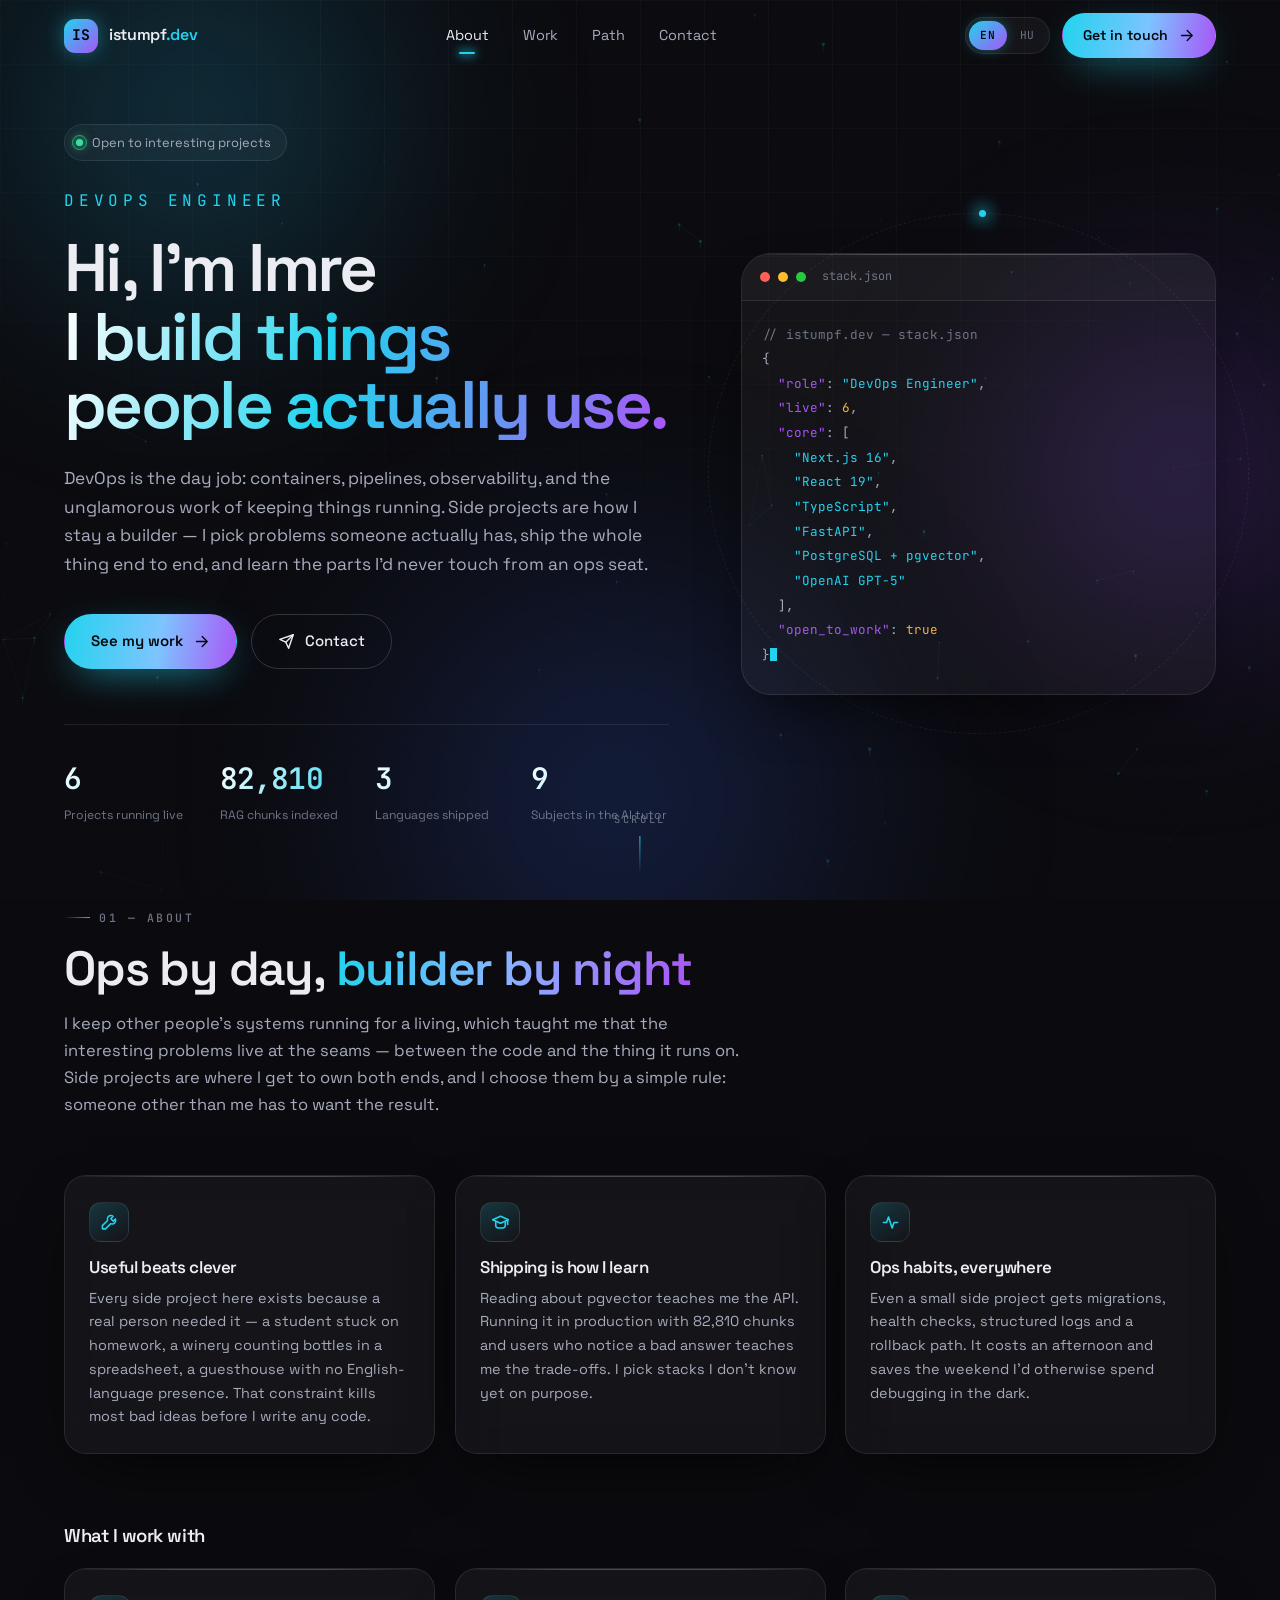
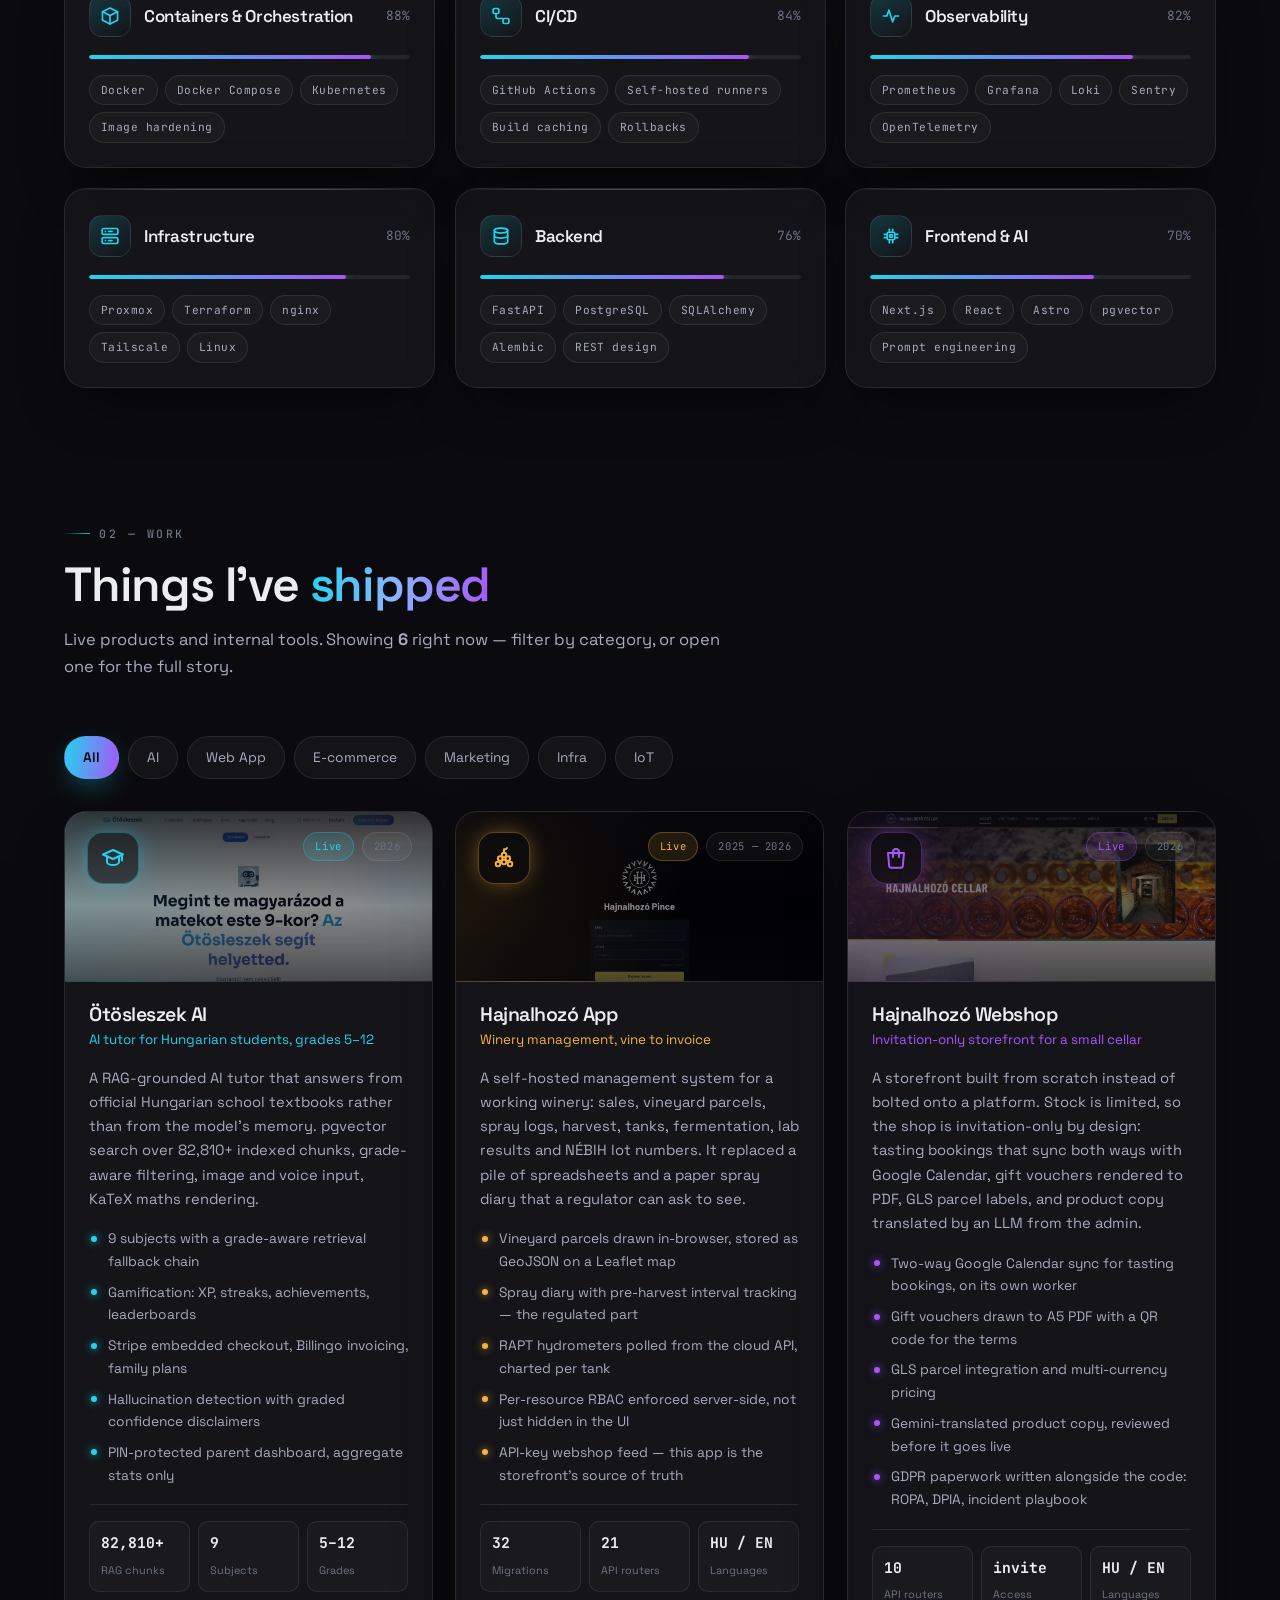
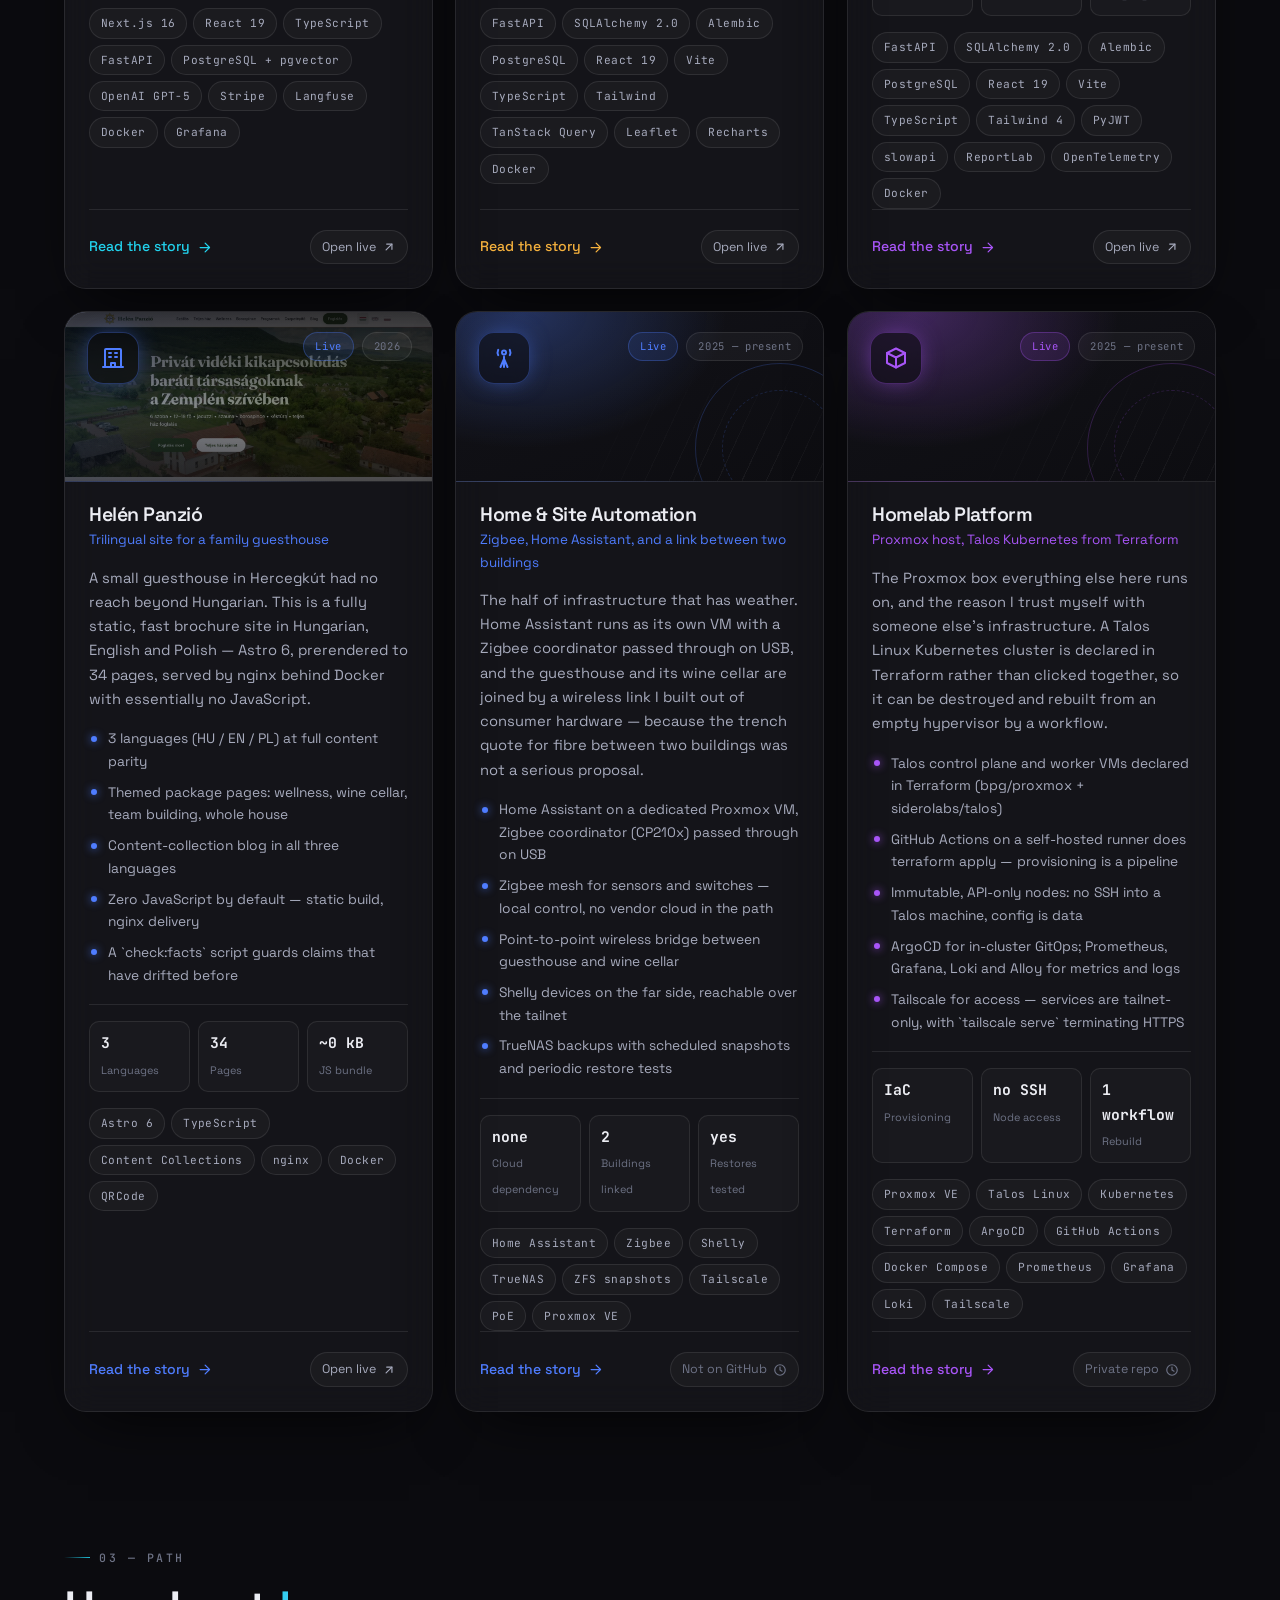
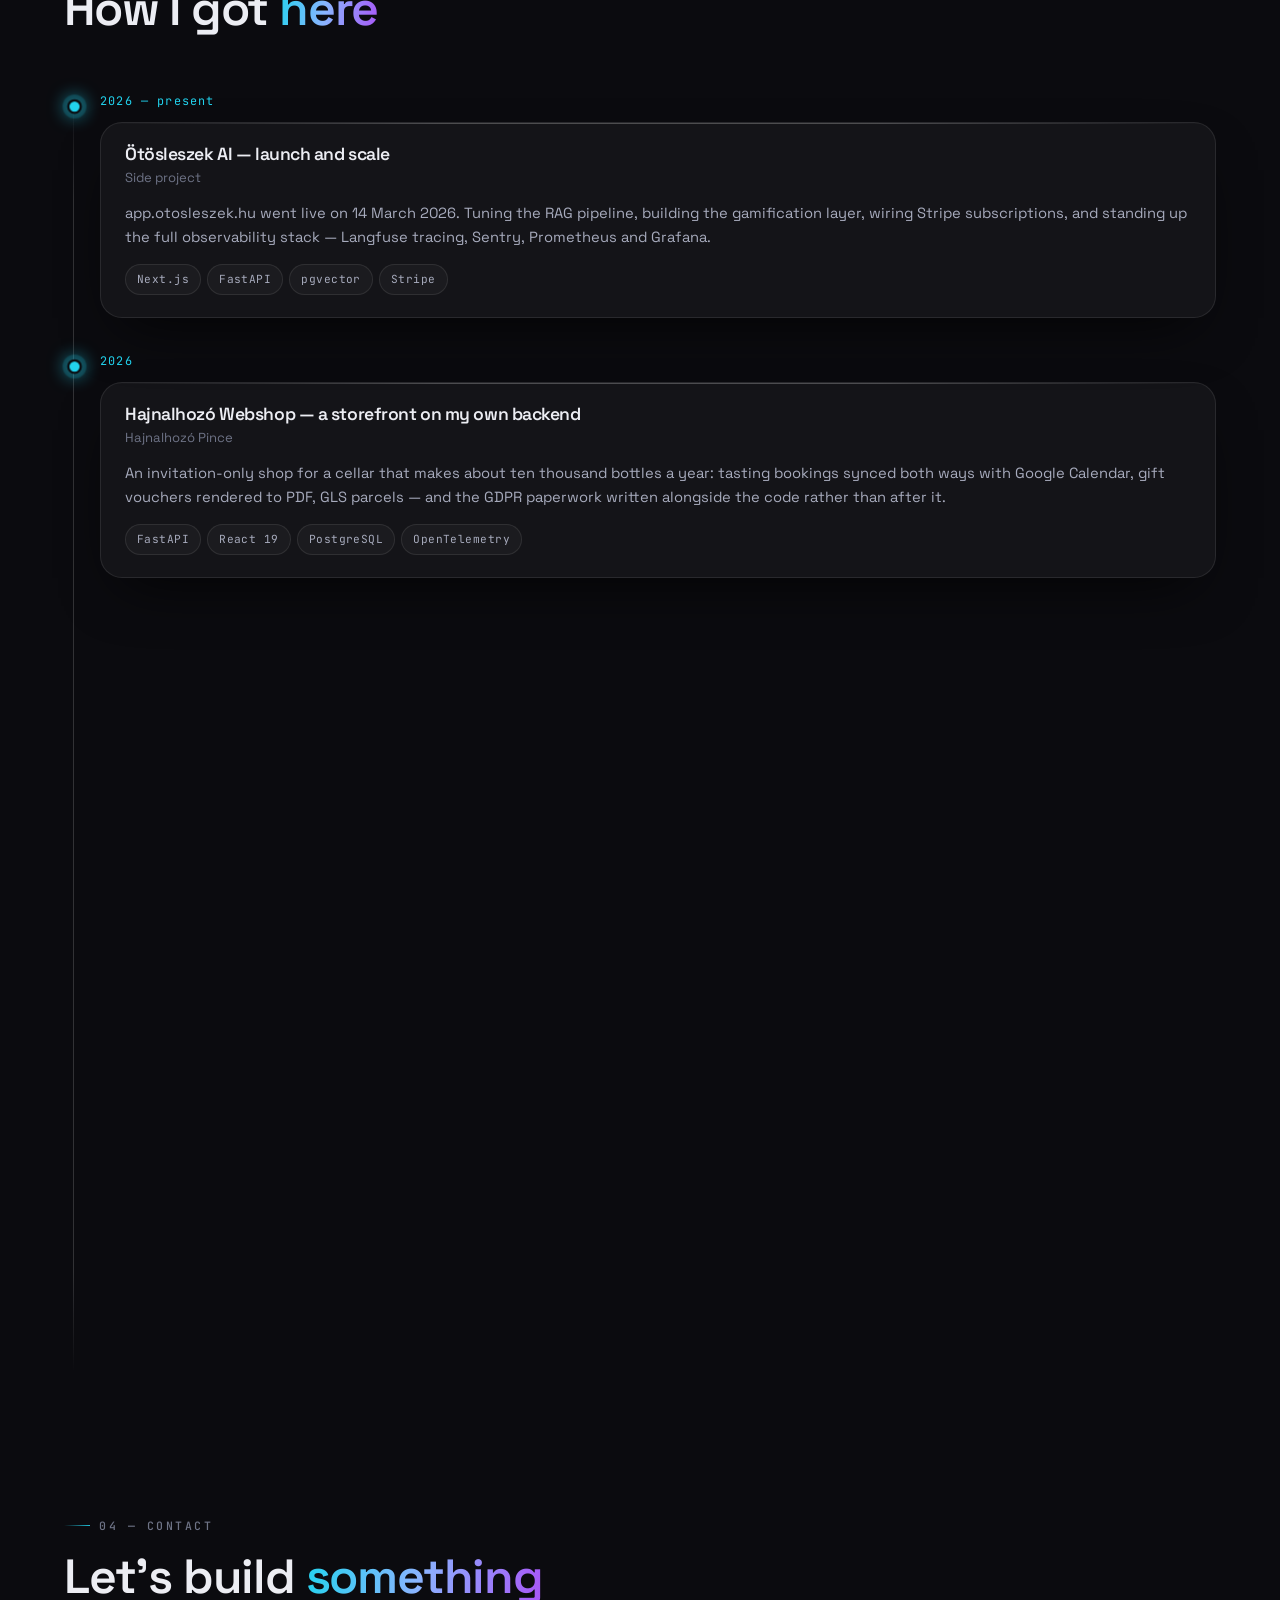
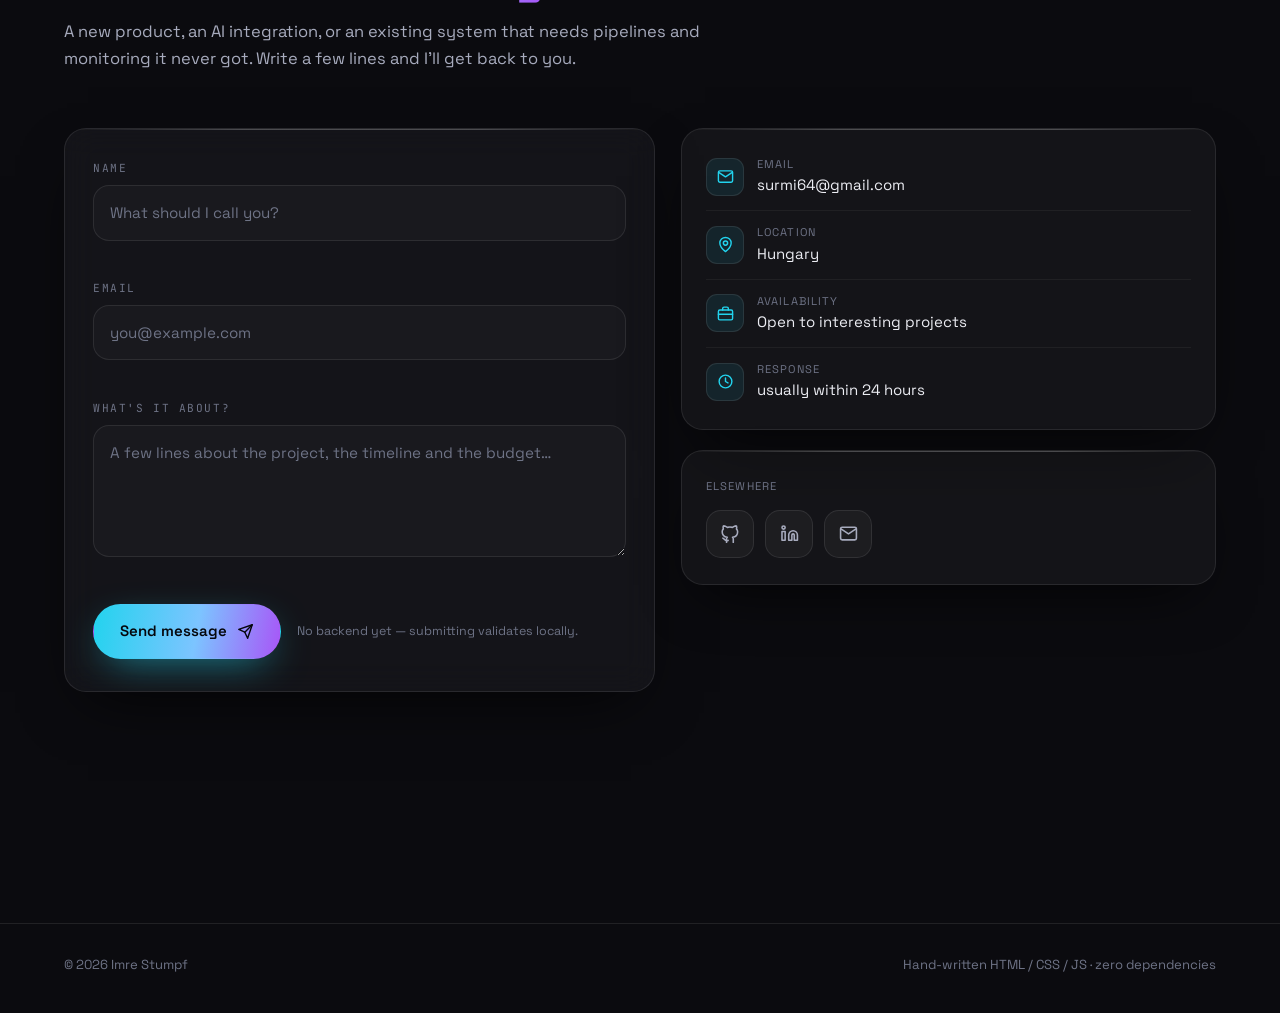
<file: index.html>
<!doctype html>
<html lang="en">
<head>
<meta charset="utf-8">
<meta name="viewport" content="width=device-width, initial-scale=1">
<meta name="color-scheme" content="dark">
<title>Imre Stumpf — DevOps Engineer</title>
<meta name="description" content="DevOps Engineer. I build side projects that solve someone's real problem — an AI tutor grounded in textbooks, a winery's own management system, a trilingual guesthouse site.">
<meta name="theme-color" content="#0b0b0f">
<link rel="canonical" href="https://istumpf.dev/">

<meta property="og:type" content="website">
<meta property="og:url" content="https://istumpf.dev/">
<meta property="og:title" content="Imre Stumpf — DevOps Engineer">
<meta property="og:description" content="DevOps by day, builder by night. Projects that are useful to someone else and teach me something new.">

<link rel="preconnect" href="https://fonts.googleapis.com">
<link rel="preconnect" href="https://fonts.gstatic.com" crossorigin>
<link rel="stylesheet" href="https://fonts.googleapis.com/css2?family=Space+Grotesk:wght@400;500;600;700&family=JetBrains+Mono:wght@400;500&display=swap">
<link rel="stylesheet" href="assets/css/style.css">
<link rel="icon" href="assets/icons/icon.svg" type="image/svg+xml">
<link rel="icon" href="assets/icons/icon-32.png" sizes="32x32" type="image/png">
<link rel="apple-touch-icon" href="assets/icons/apple-touch-icon.png">
</head>
<body>

<!-- ============================ background layers ======================= -->
<div class="aurora" aria-hidden="true"><span></span><span></span><span></span></div>
<div class="grid-overlay" aria-hidden="true"></div>
<canvas id="bg-canvas" aria-hidden="true"></canvas>
<div class="noise" aria-hidden="true"></div>
<div id="cursor-glow" aria-hidden="true"></div>
<div class="progress" id="progress" aria-hidden="true"></div>

<!-- ================================= nav ================================ -->
<header class="nav" id="nav">
  <div class="wrap nav__inner">
    <a class="brand" href="#top" data-i18n-aria="nav.top">
      <span class="brand__mark"><span id="brand-initials">IS</span></span>
      <span id="brand-name">istumpf<span style="color:var(--cyan)">.dev</span></span>
    </a>

    <nav class="nav__links" aria-label="Primary">
      <a class="nav__link" data-nav href="#about"   data-i18n="nav.about">About</a>
      <a class="nav__link" data-nav href="#work"    data-i18n="nav.work">Work</a>
      <a class="nav__link" data-nav href="#path"    data-i18n="nav.path">Path</a>
      <a class="nav__link" data-nav href="#contact" data-i18n="nav.contact">Contact</a>
    </nav>

    <div class="nav__end">
      <div class="lang" id="lang-switch" role="group" data-i18n-aria="nav.lang"></div>

      <a class="btn btn--solid nav__cta" href="#contact">
        <span data-i18n="nav.cta">Get in touch</span> <span data-icon="arrow-right"></span>
      </a>

      <button class="nav__burger" id="nav-burger" type="button" data-i18n-aria="nav.menu" aria-expanded="false">
        <span data-icon="menu"></span>
      </button>
    </div>
  </div>
</header>

<div class="nav__mobile" id="nav-mobile">
  <a href="#about"   data-i18n="nav.about">About</a>
  <a href="#work"    data-i18n="nav.work">Work</a>
  <a href="#path"    data-i18n="nav.path">Path</a>
  <a href="#contact" data-i18n="nav.contact">Contact</a>
</div>

<main class="page" id="top">

  <!-- =============================== hero =============================== -->
  <section class="section hero">
    <div class="wrap hero__grid">

      <div class="hero__copy">
        <div class="hero__badge" data-reveal style="--d:60ms">
          <span class="pulse"></span>
          <span id="hero-availability">Open to interesting projects</span>
        </div>

        <div class="glitch" id="hero-role" data-text="DevOps Engineer" data-reveal style="--d:120ms">DevOps Engineer</div>

        <h1 class="hero__title" id="hero-name" data-reveal style="--d:180ms"></h1>

        <p class="hero__lead" id="hero-lead" data-reveal style="--d:260ms"></p>

        <div class="hero__actions" data-reveal style="--d:340ms">
          <a class="btn btn--solid" href="#work">
            <span data-i18n="hero.seeWork">See my work</span> <span data-icon="arrow-right"></span>
          </a>
          <a class="btn btn--ghost" href="#contact">
            <span data-icon="send"></span> <span data-i18n="hero.contact">Contact</span>
          </a>
        </div>

        <div class="hero__stats" id="hero-stats"></div>
      </div>

      <div class="hero__panel" data-reveal="right" style="--d:320ms">
        <span class="orbit" aria-hidden="true"></span>
        <div class="glass terminal">
          <div class="terminal__bar">
            <span class="terminal__dot"></span>
            <span class="terminal__dot"></span>
            <span class="terminal__dot"></span>
            <span class="terminal__name">stack.json</span>
          </div>
          <div class="terminal__body" id="terminal-body"></div>
        </div>
      </div>

    </div>

    <div class="scroll-hint" aria-hidden="true">
      <span data-i18n="hero.scroll">scroll</span>
      <i></i>
    </div>
  </section>

  <!-- ============================== about =============================== -->
  <section class="section" id="about">
    <div class="wrap">
      <header class="section-head" data-reveal>
        <div class="eyebrow" data-i18n="about.eyebrow">01 — About</div>
        <h2 class="h2" data-i18n-html="about.title">Ops by day, <span class="grad-text">builder by night</span></h2>
        <p class="section-lead" data-i18n="about.lead"></p>
      </header>

      <div class="principles" id="principles"></div>

      <h3 class="sub-h" data-reveal data-i18n="about.skills">What I work with</h3>
      <div class="skills" id="skills"></div>
    </div>
  </section>

  <!-- =============================== work =============================== -->
  <section class="section" id="work">
    <div class="wrap">
      <header class="section-head" data-reveal>
        <div class="eyebrow" data-i18n="work.eyebrow">02 — Work</div>
        <h2 class="h2" data-i18n-html="work.title">Things I've <span class="grad-text">shipped</span></h2>
        <p class="section-lead">
          <span data-i18n="work.leadBefore"></span><b id="project-count">0</b><span data-i18n="work.leadAfter"></span>
        </p>
      </header>

      <div class="filters" id="filters" role="group" data-i18n-aria="work.filterLabel"></div>
      <div class="projects" id="projects"></div>
    </div>
  </section>

  <!-- =============================== path =============================== -->
  <section class="section" id="path">
    <div class="wrap">
      <header class="section-head" data-reveal>
        <div class="eyebrow" data-i18n="path.eyebrow">03 — Path</div>
        <h2 class="h2" data-i18n-html="path.title">How I got <span class="grad-text">here</span></h2>
      </header>

      <div class="timeline" id="timeline"></div>
    </div>
  </section>

  <!-- ============================= contact ============================== -->
  <section class="section" id="contact">
    <div class="wrap">
      <header class="section-head" data-reveal>
        <div class="eyebrow" data-i18n="contact.eyebrow">04 — Contact</div>
        <h2 class="h2" data-i18n-html="contact.title">Let's build <span class="grad-text">something</span></h2>
        <p class="section-lead" data-i18n="contact.lead"></p>
      </header>

      <div class="contact__grid">

        <form class="glass form" id="contact-form" novalidate data-reveal="left">
          <div class="field">
            <label for="f-name" data-i18n="form.name">Name</label>
            <input id="f-name" name="name" type="text" data-i18n-ph="form.namePh" autocomplete="name">
            <div class="field__msg"></div>
          </div>

          <div class="field">
            <label for="f-mail" data-i18n="form.email">Email</label>
            <input id="f-mail" name="email" type="email" data-i18n-ph="form.emailPh" autocomplete="email">
            <div class="field__msg"></div>
          </div>

          <div class="field">
            <label for="f-msg" data-i18n="form.msg">What's it about?</label>
            <textarea id="f-msg" name="message" data-i18n-ph="form.msgPh"></textarea>
            <div class="field__msg"></div>
          </div>

          <div class="form__foot">
            <button class="btn btn--solid" id="f-submit" type="submit">
              <span data-i18n="form.send">Send message</span> <span data-icon="send"></span>
            </button>
            <span class="form__note" data-i18n="form.note"></span>
          </div>

          <div class="form__ok" id="form-ok">
            <span data-icon="check-circle"></span>
            <span data-i18n="form.ok"></span>
          </div>
        </form>

        <aside class="aside" data-reveal="right" style="--d:120ms">
          <div class="glass info" id="info-rows"></div>
          <div class="glass info">
            <div class="info__k" style="margin-bottom:14px" data-i18n="info.elsewhere">Elsewhere</div>
            <div class="socials" id="socials"></div>
          </div>
        </aside>

      </div>
    </div>
  </section>

  <!-- ============================== footer ============================== -->
  <footer class="foot">
    <div class="wrap foot__inner">
      <span>© <span id="footer-year">2026</span> <span id="footer-name">Imre Stumpf</span></span>
      <span data-i18n="foot.built"></span>
    </div>
  </footer>

</main>

<button class="to-top" id="to-top" type="button" data-i18n-aria="nav.top">
  <span data-icon="arrow-up"></span>
</button>

<script src="assets/js/icons.js"></script>
<script src="assets/js/i18n.js"></script>
<script src="assets/js/strings.js"></script>
<script src="assets/js/ui.js"></script>
<script src="assets/js/data.js"></script>
<script src="assets/js/main.js"></script>
</body>
</html>
</file>
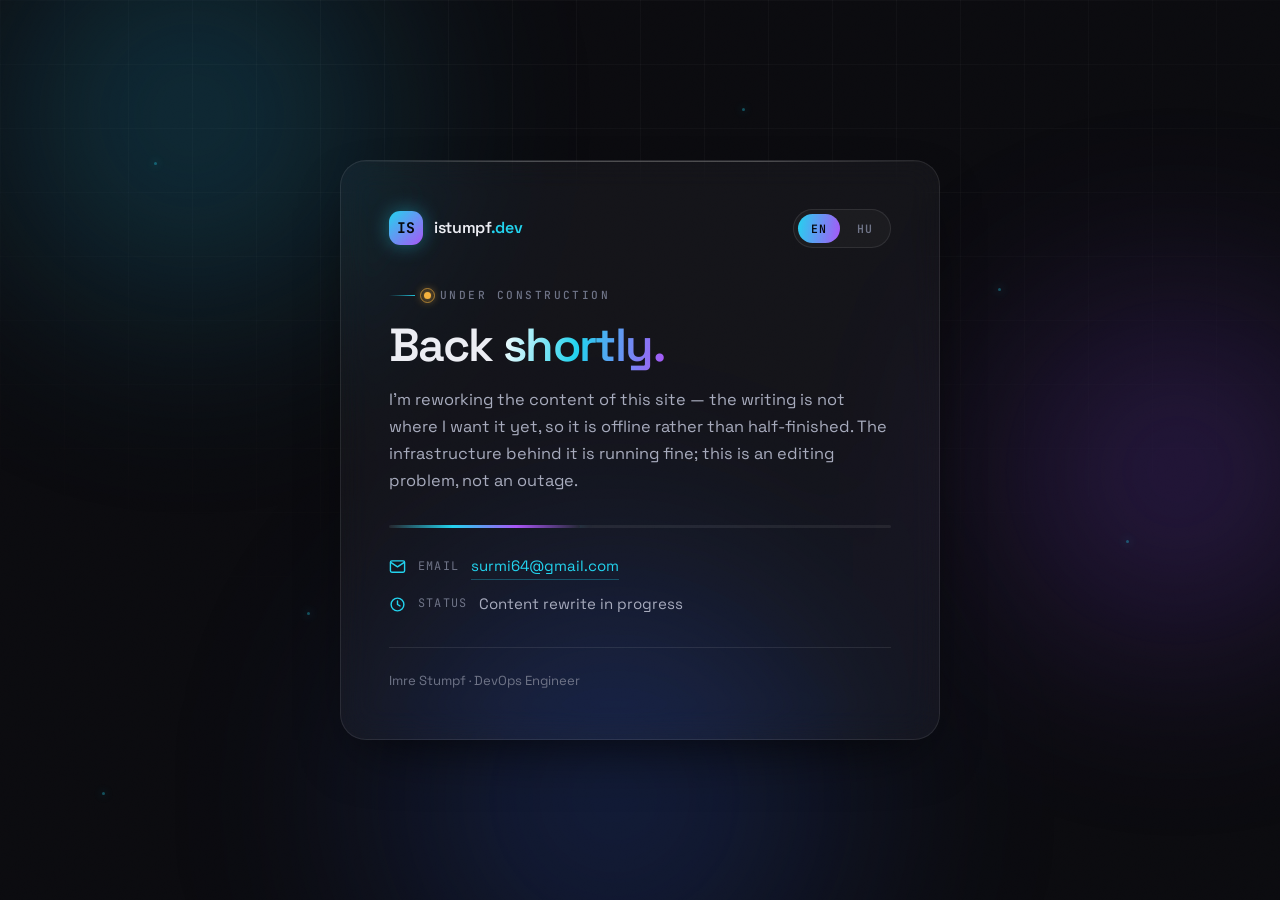
<file: construction/index.html>
<!doctype html>
<html lang="en">
<head>
<meta charset="utf-8">
<meta name="viewport" content="width=device-width, initial-scale=1">
<meta name="color-scheme" content="dark">
<title>istumpf.dev — under construction</title>
<meta name="description" content="istumpf.dev is being reworked. Back shortly.">
<meta name="theme-color" content="#0b0b0f">
<!-- Temporary page: keep it out of the index so the real site does not get
     ranked as "under construction" once it returns. -->
<meta name="robots" content="noindex, nofollow">

<meta property="og:type" content="website">
<meta property="og:url" content="https://istumpf.dev/">
<meta property="og:title" content="istumpf.dev — under construction">
<meta property="og:description" content="Reworking the content. Back shortly.">

<link rel="preconnect" href="https://fonts.googleapis.com">
<link rel="preconnect" href="https://fonts.gstatic.com" crossorigin>
<link rel="stylesheet" href="https://fonts.googleapis.com/css2?family=Space+Grotesk:wght@400;500;600;700&family=JetBrains+Mono:wght@400;500&display=swap">
<link rel="icon" href="assets/icons/icon.svg" type="image/svg+xml">
<link rel="icon" href="assets/icons/icon-32.png" sizes="32x32" type="image/png">
<link rel="apple-touch-icon" href="assets/icons/apple-touch-icon.png">

<!-- Self-contained on purpose: one file, no JS, no same-origin assets. The
     served CSP is `script-src 'self'`, so an inline <script> would be blocked —
     the language switch is therefore pure CSS (radio inputs + :checked). -->
<style>
:root{
  --bg:#0b0b0f; --bg-2:#0d0d11;
  --surface:rgba(255,255,255,.038); --surface-2:rgba(255,255,255,.06);
  --stroke:rgba(255,255,255,.09); --stroke-2:rgba(255,255,255,.16);
  --text:#ecedf3; --text-2:#a7abbd; --text-3:#6e7386;
  --cyan:#22d3ee; --blue:#4f7dff; --violet:#a855f7;
  --accent:var(--cyan); --accent-rgb:34,211,238;
  --ease:cubic-bezier(.22,1,.36,1);
  --ease-io:cubic-bezier(.65,.05,.36,1);
  --font:"Space Grotesk","Inter",ui-sans-serif,system-ui,-apple-system,"Segoe UI",sans-serif;
  --mono:"JetBrains Mono",ui-monospace,SFMono-Regular,Menlo,monospace;
}
*,*::before,*::after{ box-sizing:border-box; }
html,body{ height:100%; }
body{
  margin:0; background:var(--bg); color:var(--text);
  font-family:var(--font); font-size:16px; line-height:1.65;
  -webkit-font-smoothing:antialiased; overflow-x:hidden;
  display:grid; place-items:center; padding:32px 20px;
}
h1{ margin:0; font-weight:600; letter-spacing:-.035em; line-height:1.05; }
p{ margin:0; }
a{ color:inherit; text-decoration:none; }
::selection{ background:rgba(var(--accent-rgb),.3); color:#fff; }

/* ---------- background: aurora + grid + noise (same recipe as the site) ---- */
.aurora{ position:fixed; inset:0; z-index:-2; overflow:hidden; pointer-events:none; }
.aurora span{ position:absolute; display:block; border-radius:50%; filter:blur(90px); opacity:.34; }
.aurora span:nth-child(1){
  width:46vw; height:46vw; top:-14vw; left:-8vw;
  background:radial-gradient(circle,#1d94b8,transparent 70%);
  animation:drift-a 26s var(--ease-io) infinite alternate;
}
.aurora span:nth-child(2){
  width:40vw; height:40vw; top:24vh; right:-12vw;
  background:radial-gradient(circle,#7b3fd4,transparent 70%);
  animation:drift-b 32s var(--ease-io) infinite alternate;
}
.aurora span:nth-child(3){
  width:52vw; height:52vw; bottom:-18vw; left:22vw;
  background:radial-gradient(circle,#2b4fb5,transparent 72%);
  animation:drift-c 38s var(--ease-io) infinite alternate;
}
@keyframes drift-a{ to{ transform:translate3d(14vw,10vh,0) scale(1.22); } }
@keyframes drift-b{ to{ transform:translate3d(-16vw,16vh,0) scale(.82); } }
@keyframes drift-c{ to{ transform:translate3d(10vw,-12vh,0) scale(1.14); } }

.grid-overlay{
  position:fixed; inset:0; z-index:-1; pointer-events:none;
  background-image:
    linear-gradient(rgba(255,255,255,.028) 1px,transparent 1px),
    linear-gradient(90deg,rgba(255,255,255,.028) 1px,transparent 1px);
  background-size:64px 64px;
  mask-image:radial-gradient(115% 95% at 50% 0%,#000 20%,transparent 78%);
  -webkit-mask-image:radial-gradient(115% 95% at 50% 0%,#000 20%,transparent 78%);
}
.noise{
  position:fixed; inset:0; z-index:9; pointer-events:none; opacity:.032;
  mix-blend-mode:overlay;
  background-image:url("data:image/svg+xml,%3Csvg xmlns='http://www.w3.org/2000/svg' width='140' height='140'%3E%3Cfilter id='n'%3E%3CfeTurbulence type='fractalNoise' baseFrequency='.86' numOctaves='3'/%3E%3C/filter%3E%3Crect width='140' height='140' filter='url(%23n)'/%3E%3C/svg%3E");
}

/* Drifting dots stand in for the site's canvas constellation — the canvas
   needs JS, which the CSP does not allow inline here. */
.dots{ position:fixed; inset:0; z-index:-1; pointer-events:none; }
.dots i{
  position:absolute; width:3px; height:3px; border-radius:50%;
  background:var(--cyan); opacity:.35;
  box-shadow:0 0 8px 1px rgba(var(--accent-rgb),.5);
  animation:float 22s var(--ease-io) infinite alternate;
}
.dots i:nth-child(1){ top:18%; left:12%; animation-duration:26s; }
.dots i:nth-child(2){ top:32%; left:78%; animation-duration:31s; animation-delay:-6s; }
.dots i:nth-child(3){ top:68%; left:24%; animation-duration:24s; animation-delay:-12s; }
.dots i:nth-child(4){ top:78%; left:64%; animation-duration:29s; animation-delay:-3s; }
.dots i:nth-child(5){ top:46%; left:52%; animation-duration:34s; animation-delay:-18s; }
.dots i:nth-child(6){ top:12%; left:58%; animation-duration:27s; animation-delay:-9s; }
.dots i:nth-child(7){ top:60%; left:88%; animation-duration:23s; animation-delay:-15s; }
.dots i:nth-child(8){ top:88%; left:8%;  animation-duration:33s; animation-delay:-21s; }
@keyframes float{
  to{ transform:translate3d(40px,-56px,0); opacity:.7; }
}

/* ---------------------------------------------------------------- card ---- */
.card{
  position:relative; z-index:1;
  width:100%; max-width:600px; padding:clamp(30px,5vw,48px);
  background:var(--surface); border:1px solid var(--stroke); border-radius:26px;
  backdrop-filter:blur(16px) saturate(140%);
  -webkit-backdrop-filter:blur(16px) saturate(140%);
  box-shadow:0 24px 60px -24px rgba(0,0,0,.85);
  overflow:hidden;
}
.card::before{
  content:""; position:absolute; inset:0 0 auto; height:1px;
  background:linear-gradient(90deg,transparent,rgba(255,255,255,.34) 30%,rgba(255,255,255,.34) 70%,transparent);
  opacity:.7;
}

.brand{ display:flex; align-items:center; gap:11px; margin-bottom:30px; font-weight:600; letter-spacing:-.02em; }
.brand__mark{
  display:grid; place-items:center; width:34px; height:34px; border-radius:11px;
  background:linear-gradient(135deg,var(--cyan),var(--violet));
  color:#05070c; font-family:var(--mono); font-weight:700; font-size:.92rem;
  box-shadow:0 0 22px -4px rgba(var(--accent-rgb),.7);
}
.brand span.dot{ color:var(--cyan); }

.eyebrow{
  display:inline-flex; align-items:center; gap:9px; margin-bottom:16px;
  font-family:var(--mono); font-size:.7rem; font-weight:500;
  letter-spacing:.22em; text-transform:uppercase; color:var(--text-3);
}
.eyebrow::before{
  content:""; width:26px; height:1px;
  background:linear-gradient(90deg,transparent,rgba(var(--accent-rgb),.9));
}
.pulse{
  position:relative; width:7px; height:7px; border-radius:50%;
  background:#f5b13d; box-shadow:0 0 10px 1px rgba(245,177,61,.9);
}
.pulse::after{
  content:""; position:absolute; inset:-4px; border-radius:50%;
  border:1px solid rgba(245,177,61,.6);
  animation:ping 2.2s var(--ease-io) infinite;
}
@keyframes ping{ 0%{ transform:scale(.5); opacity:1; } 100%{ transform:scale(1.9); opacity:0; } }

h1{ font-size:clamp(1.9rem,5.4vw,2.9rem); }
.grad{
  background:linear-gradient(100deg,#fff 0%,var(--cyan) 46%,var(--violet) 100%);
  -webkit-background-clip:text; background-clip:text; color:transparent;
}
.lead{ margin-top:18px; color:var(--text-2); font-size:1.02rem; max-width:52ch; }

/* indeterminate progress — the "under construction" motif */
.bar{
  position:relative; height:3px; margin:30px 0 26px; border-radius:3px;
  background:rgba(255,255,255,.07); overflow:hidden;
}
.bar i{
  position:absolute; top:0; bottom:0; width:38%; border-radius:3px;
  background:linear-gradient(90deg,transparent,var(--cyan),var(--violet),transparent);
  box-shadow:0 0 12px 0 rgba(var(--accent-rgb),.6);
  animation:sweep 2.6s var(--ease-io) infinite;
}
@keyframes sweep{
  0%{ left:-40%; } 100%{ left:102%; }
}

.meta{ display:grid; gap:12px; }
.row{ display:flex; align-items:center; gap:12px; font-size:.94rem; }
.row svg{ width:17px; height:17px; flex:0 0 auto; color:var(--accent); }
.row a{ color:var(--accent); border-bottom:1px solid rgba(var(--accent-rgb),.3); transition:border-color .3s; }
.row a:hover{ border-bottom-color:var(--accent); }
.row span.k{ color:var(--text-3); font-family:var(--mono); font-size:.74rem; letter-spacing:.1em; text-transform:uppercase; }

.foot{
  margin-top:30px; padding-top:22px; border-top:1px solid var(--stroke);
  display:flex; flex-wrap:wrap; align-items:center; gap:12px;
  font-size:.82rem; color:var(--text-3);
}

/* --------------------------------------------- CSS-only language switch ---- */
/* Visually hidden but still focusable, so the native radio group keeps working
   from the keyboard (Tab into it, arrow keys to switch). */
.lang-input{
  position:absolute; width:1px; height:1px; margin:-1px; padding:0;
  overflow:hidden; clip:rect(0 0 0 0); clip-path:inset(50%);
  border:0; white-space:nowrap;
}
.lang{
  margin-left:auto; display:inline-flex; gap:4px; padding:4px;
  border:1px solid var(--stroke); border-radius:100px; background:rgba(255,255,255,.03);
}
.lang label{
  padding:5px 13px; border-radius:100px; cursor:pointer;
  font-family:var(--mono); font-size:.72rem; letter-spacing:.08em;
  color:var(--text-3); transition:color .3s, background .3s;
  user-select:none;
}
.lang label:hover{ color:var(--text-2); }

/* default: English visible, Hungarian hidden */
[lang="hu"].block{ display:none; }
#lang-hu:checked ~ .card [lang="en"].block{ display:none; }
#lang-hu:checked ~ .card [lang="hu"].block{ display:block; }
#lang-en:checked ~ .card [lang="en"].block{ display:block; }
#lang-en:checked ~ .card [lang="hu"].block{ display:none; }

#lang-en:checked ~ .card .lang label[for="lang-en"],
#lang-hu:checked ~ .card .lang label[for="lang-hu"]{
  color:#05070c; font-weight:600;
  background:linear-gradient(100deg,var(--cyan),var(--violet));
}
#lang-en:focus-visible ~ .card .lang label[for="lang-en"],
#lang-hu:focus-visible ~ .card .lang label[for="lang-hu"]{
  outline:2px solid var(--accent); outline-offset:3px;
}

@media (max-width:520px){
  .brand{ flex-wrap:wrap; }
  .lang{ margin-left:0; width:100%; justify-content:center; }
}

@media (prefers-reduced-motion:reduce){
  *,*::before,*::after{
    animation-duration:.001ms !important; animation-iteration-count:1 !important;
    transition-duration:.001ms !important;
  }
  .bar i{ left:0; width:100%; }
}
</style>
</head>
<body>

<div class="aurora" aria-hidden="true"><span></span><span></span><span></span></div>
<div class="grid-overlay" aria-hidden="true"></div>
<div class="dots" aria-hidden="true">
  <i></i><i></i><i></i><i></i><i></i><i></i><i></i><i></i>
</div>
<div class="noise" aria-hidden="true"></div>

<input class="lang-input" type="radio" name="lang" id="lang-en" checked aria-label="English">
<input class="lang-input" type="radio" name="lang" id="lang-hu" aria-label="Magyar">

<main class="card">

  <div class="brand">
    <span class="brand__mark">IS</span>
    <span>istumpf<span class="dot">.dev</span></span>

    <div class="lang" role="group" aria-label="Language / Nyelv">
      <label for="lang-en">EN</label>
      <label for="lang-hu">HU</label>
    </div>
  </div>

  <!-- ============================== English ============================== -->
  <div class="block" lang="en">
    <div class="eyebrow"><span class="pulse"></span> Under construction</div>

    <h1>Back <span class="grad">shortly.</span></h1>

    <p class="lead">
      I'm reworking the content of this site — the writing is not where I want
      it yet, so it is offline rather than half-finished. The infrastructure
      behind it is running fine; this is an editing problem, not an outage.
    </p>

    <div class="bar"><i></i></div>

    <div class="meta">
      <div class="row">
        <svg viewBox="0 0 24 24" fill="none" stroke="currentColor" stroke-width="2" stroke-linecap="round" stroke-linejoin="round"><rect x="2" y="4" width="20" height="16" rx="2"/><path d="m3 6.5 9 6 9-6"/></svg>
        <span class="k">Email</span>
        <a href="mailto:surmi64@gmail.com">surmi64@gmail.com</a>
      </div>
      <div class="row">
        <svg viewBox="0 0 24 24" fill="none" stroke="currentColor" stroke-width="2" stroke-linecap="round" stroke-linejoin="round"><circle cx="12" cy="12" r="9"/><path d="M12 7v5l3.5 2"/></svg>
        <span class="k">Status</span>
        <span style="color:var(--text-2)">Content rewrite in progress</span>
      </div>
    </div>

    <div class="foot">
      <span>Imre Stumpf · DevOps Engineer</span>
    </div>
  </div>

  <!-- ============================== Magyar =============================== -->
  <div class="block" lang="hu">
    <div class="eyebrow"><span class="pulse"></span> Építés alatt</div>

    <h1>Hamarosan <span class="grad">visszatér.</span></h1>

    <p class="lead">
      Épp a tartalmat dolgozom át — a szövegek még nem ott vannak, ahol
      szeretném, ezért inkább nem látszik, mint félkészen. A mögötte lévő
      infrastruktúra rendben fut; ez szerkesztési kérdés, nem üzemzavar.
    </p>

    <div class="bar"><i></i></div>

    <div class="meta">
      <div class="row">
        <svg viewBox="0 0 24 24" fill="none" stroke="currentColor" stroke-width="2" stroke-linecap="round" stroke-linejoin="round"><rect x="2" y="4" width="20" height="16" rx="2"/><path d="m3 6.5 9 6 9-6"/></svg>
        <span class="k">E-mail</span>
        <a href="mailto:surmi64@gmail.com">surmi64@gmail.com</a>
      </div>
      <div class="row">
        <svg viewBox="0 0 24 24" fill="none" stroke="currentColor" stroke-width="2" stroke-linecap="round" stroke-linejoin="round"><circle cx="12" cy="12" r="9"/><path d="M12 7v5l3.5 2"/></svg>
        <span class="k">Állapot</span>
        <span style="color:var(--text-2)">Tartalmi átdolgozás folyamatban</span>
      </div>
    </div>

    <div class="foot">
      <span>Stumpf Imre · DevOps Engineer</span>
    </div>
  </div>

</main>

</body>
</html>
</file>
<file: assets/css/style.css>
/* =========================================================================
   Surmi — Portfolio.  Dark / glassmorphism / neon accent.
   ========================================================================= */

/* ------------------------------------------------------------- 1. tokens */
:root{
  --bg:            #0b0b0f;
  --bg-2:         #0d0d11;
  --bg-3:         #121218;
  --surface:      rgba(255,255,255,.038);
  --surface-2:    rgba(255,255,255,.06);
  --stroke:       rgba(255,255,255,.09);
  --stroke-2:     rgba(255,255,255,.16);

  --text:         #ecedf3;
  --text-2:       #a7abbd;
  --text-3:       #6e7386;

  --cyan:         #22d3ee;
  --blue:         #4f7dff;
  --violet:       #a855f7;
  --amber:        #f5b13d;

  --accent:       var(--cyan);
  --accent-rgb:   34,211,238;

  --r-sm: 10px;  --r-md: 16px;  --r-lg: 22px;  --r-xl: 30px;
  --shadow:       0 24px 60px -24px rgba(0,0,0,.85);
  --glow:         0 0 0 1px rgba(var(--accent-rgb),.28), 0 0 34px -6px rgba(var(--accent-rgb),.42);

  --ease:         cubic-bezier(.22,1,.36,1);
  --ease-io:      cubic-bezier(.65,.05,.36,1);

  --max: 1200px;
  --nav-h: 72px;

  --font: "Space Grotesk", "Inter", ui-sans-serif, system-ui, -apple-system, "Segoe UI", sans-serif;
  --mono: "JetBrains Mono", ui-monospace, SFMono-Regular, Menlo, monospace;
}

*,*::before,*::after{ box-sizing:border-box; }

html{
  scroll-behavior:smooth;
  scroll-padding-top:calc(var(--nav-h) + 18px);
  -webkit-text-size-adjust:100%;
}

body{
  margin:0;
  background:var(--bg);
  color:var(--text);
  font-family:var(--font);
  font-size:16px;
  line-height:1.65;
  -webkit-font-smoothing:antialiased;
  overflow-x:hidden;
}

h1,h2,h3,h4{ margin:0; line-height:1.1; letter-spacing:-.025em; font-weight:600; }
p{ margin:0; }
a{ color:inherit; text-decoration:none; }
ul{ margin:0; padding:0; list-style:none; }
button{ font:inherit; color:inherit; }
img,svg{ display:block; max-width:100%; }
::selection{ background:rgba(var(--accent-rgb),.3); color:#fff; }

/* thin scrollbar */
*::-webkit-scrollbar{ width:9px; height:9px; }
*::-webkit-scrollbar-track{ background:var(--bg-2); }
*::-webkit-scrollbar-thumb{ background:#26262f; border-radius:9px; }
*::-webkit-scrollbar-thumb:hover{ background:#33333f; }

/* --------------------------------------------------------- 2. primitives */
.wrap{ width:100%; max-width:var(--max); margin-inline:auto; padding-inline:24px; }

.section{ position:relative; padding:clamp(72px,10vw,132px) 0; }
.section + .section{ padding-top:0; }

.eyebrow{
  display:inline-flex; align-items:center; gap:9px;
  font-family:var(--mono); font-size:.72rem; font-weight:500;
  letter-spacing:.22em; text-transform:uppercase; color:var(--text-3);
  margin-bottom:16px;
}
.eyebrow::before{
  content:""; width:26px; height:1px;
  background:linear-gradient(90deg,transparent,rgba(var(--accent-rgb),.9));
}

.h2{ font-size:clamp(1.9rem,4.6vw,3rem); }
.section-lead{ margin-top:14px; max-width:62ch; color:var(--text-2); font-size:1.03rem; }
.section-head{ margin-bottom:clamp(34px,5vw,56px); }

.grad-text{
  background:linear-gradient(100deg,var(--cyan) 0%,#8ab4ff 48%,var(--violet) 100%);
  -webkit-background-clip:text; background-clip:text; color:transparent;
}
/* the big hero block can carry a white start */
.hero__title .grad-text{
  background:linear-gradient(104deg,#fff 0%,var(--cyan) 44%,var(--violet) 100%);
  -webkit-background-clip:text; background-clip:text;
}

/* glass card ------------------------------------------------------------- */
.glass{
  position:relative;
  background:var(--surface);
  border:1px solid var(--stroke);
  border-radius:var(--r-lg);
  backdrop-filter:blur(16px) saturate(140%);
  -webkit-backdrop-filter:blur(16px) saturate(140%);
  box-shadow:var(--shadow);
  overflow:hidden;
}
/* top hairline sheen */
.glass::before{
  content:""; position:absolute; inset:0 0 auto; height:1px;
  background:linear-gradient(90deg,transparent,rgba(255,255,255,.34) 30%,rgba(255,255,255,.34) 70%,transparent);
  opacity:.7; pointer-events:none;
}

/* buttons --------------------------------------------------------------- */
.btn{
  --b-accent: var(--accent);
  position:relative; display:inline-flex; align-items:center; gap:10px;
  padding:14px 26px; border-radius:100px; border:1px solid var(--stroke-2);
  background:var(--surface-2); font-size:.94rem; font-weight:500;
  cursor:pointer; overflow:hidden; isolation:isolate;
  transition:transform .4s var(--ease), border-color .3s, box-shadow .4s, color .3s;
}
.btn svg{ width:17px; height:17px; transition:transform .4s var(--ease); }
.btn::after{           /* radial sweep on hover */
  content:""; position:absolute; inset:0; z-index:-1;
  background:radial-gradient(120% 160% at 50% 118%,rgba(var(--accent-rgb),.55),transparent 62%);
  opacity:0; transition:opacity .45s var(--ease);
}
.btn:hover{ transform:translateY(-3px); border-color:rgba(var(--accent-rgb),.55); box-shadow:var(--glow); }
.btn:hover::after{ opacity:1; }
.btn:hover svg{ transform:translateX(3px); }
.btn:active{ transform:translateY(-1px); }
.btn:focus-visible{ outline:2px solid var(--accent); outline-offset:3px; }

.btn--solid{
  border-color:transparent; color:#05070c; font-weight:600;
  background:linear-gradient(100deg,var(--cyan),#7cc4ff 55%,var(--violet));
  box-shadow:0 12px 40px -14px rgba(var(--accent-rgb),.75);
}
.btn--solid::after{ background:radial-gradient(120% 160% at 50% 118%,#fff,transparent 60%); }
.btn--solid:hover{ box-shadow:0 18px 52px -12px rgba(var(--accent-rgb),.9); }

.btn--ghost{ background:transparent; }

.tag{
  display:inline-block; padding:5px 11px; border-radius:100px;
  border:1px solid var(--stroke); background:rgba(255,255,255,.03);
  font-family:var(--mono); font-size:.7rem; letter-spacing:.04em; color:var(--text-2);
  transition:border-color .3s, color .3s, background .3s;
}

/* ------------------------------------------------------- 3. backgrounds */
#bg-canvas{
  position:fixed; inset:0; z-index:0; pointer-events:none;
  /* A canvas is a replaced element: with inset:0 a width:auto does NOT
     stretch — it takes the intrinsic 300x150. Explicit size is required. */
  width:100%; height:100%;
  opacity:.62;
}
.aurora{ position:fixed; inset:0; z-index:-2; overflow:hidden; pointer-events:none; }
.aurora span{
  position:absolute; display:block; border-radius:50%;
  filter:blur(90px); opacity:.34; will-change:transform;
}
.aurora span:nth-child(1){
  width:46vw; height:46vw; top:-14vw; left:-8vw;
  background:radial-gradient(circle,#1d94b8,transparent 70%);
  animation:drift-a 26s var(--ease-io) infinite alternate;
}
.aurora span:nth-child(2){
  width:40vw; height:40vw; top:24vh; right:-12vw;
  background:radial-gradient(circle,#7b3fd4,transparent 70%);
  animation:drift-b 32s var(--ease-io) infinite alternate;
}
.aurora span:nth-child(3){
  width:52vw; height:52vw; bottom:-18vw; left:22vw;
  background:radial-gradient(circle,#2b4fb5,transparent 72%);
  animation:drift-c 38s var(--ease-io) infinite alternate;
}
@keyframes drift-a{ to{ transform:translate3d(14vw,10vh,0) scale(1.22); } }
@keyframes drift-b{ to{ transform:translate3d(-16vw,16vh,0) scale(.82); } }
@keyframes drift-c{ to{ transform:translate3d(10vw,-12vh,0) scale(1.14); } }

/* fine grid + noise overlay */
.grid-overlay{
  position:fixed; inset:0; z-index:-1; pointer-events:none;
  background-image:
    linear-gradient(rgba(255,255,255,.028) 1px,transparent 1px),
    linear-gradient(90deg,rgba(255,255,255,.028) 1px,transparent 1px);
  background-size:64px 64px;
  mask-image:radial-gradient(115% 95% at 50% 0%,#000 20%,transparent 78%);
  -webkit-mask-image:radial-gradient(115% 95% at 50% 0%,#000 20%,transparent 78%);
}
.noise{
  position:fixed; inset:0; z-index:9; pointer-events:none; opacity:.032;
  mix-blend-mode:overlay;
  background-image:url("data:image/svg+xml,%3Csvg xmlns='http://www.w3.org/2000/svg' width='140' height='140'%3E%3Cfilter id='n'%3E%3CfeTurbulence type='fractalNoise' baseFrequency='.86' numOctaves='3'/%3E%3C/filter%3E%3Crect width='140' height='140' filter='url(%23n)'/%3E%3C/svg%3E");
}

/* cursor glow ----------------------------------------------------------- */
#cursor-glow{
  position:fixed; top:0; left:0; z-index:8; pointer-events:none;
  width:520px; height:520px; margin:-260px 0 0 -260px; border-radius:50%;
  background:radial-gradient(circle,rgba(34,211,238,.13),rgba(168,85,247,.07) 40%,transparent 66%);
  opacity:0; transition:opacity .5s ease;
  will-change:transform;
}
body.has-cursor #cursor-glow{ opacity:1; }

/* -------------------------------------------------------------- 4. shell */
.page{ position:relative; z-index:1; }

/* nav ------------------------------------------------------------------- */
.nav{
  position:fixed; top:0; left:0; right:0; z-index:50; height:var(--nav-h);
  display:flex; align-items:center;
  transition:background .4s var(--ease), border-color .4s, backdrop-filter .4s;
  border-bottom:1px solid transparent;
}
.nav.is-stuck{
  background:rgba(11,11,15,.72);
  backdrop-filter:blur(20px) saturate(150%);
  -webkit-backdrop-filter:blur(20px) saturate(150%);
  border-bottom-color:var(--stroke);
}
.nav__inner{ display:flex; align-items:center; justify-content:space-between; gap:20px; width:100%; }

.brand{ display:flex; align-items:center; gap:11px; font-weight:600; letter-spacing:-.02em; }
.brand__mark{
  display:grid; place-items:center; width:34px; height:34px; border-radius:11px;
  background:linear-gradient(135deg,var(--cyan),var(--violet));
  color:#05070c; font-family:var(--mono); font-weight:700; font-size:.92rem;
  box-shadow:0 0 22px -4px rgba(var(--accent-rgb),.7);
}
.brand__mark span{ transform:translateY(-.5px); }

.nav__links{ display:flex; align-items:center; gap:4px; }
.nav__link{
  position:relative; padding:9px 15px; border-radius:100px;
  font-size:.9rem; color:var(--text-2);
  transition:color .3s, background .3s;
}
.nav__link:hover{ color:var(--text); background:var(--surface); }
.nav__link.is-active{ color:var(--text); }
.nav__link.is-active::after{
  content:""; position:absolute; left:50%; bottom:2px; translate:-50% 0;
  width:16px; height:2px; border-radius:2px;
  background:var(--accent); box-shadow:0 0 10px 1px rgba(var(--accent-rgb),.9);
}

.nav__end{ display:flex; align-items:center; gap:12px; }

/* language switch -------------------------------------------------------- */
.lang{
  display:flex; align-items:center; gap:2px; padding:3px;
  border:1px solid var(--stroke); border-radius:100px; background:var(--surface);
}
.lang__btn{
  padding:5px 11px; border:0; border-radius:100px; background:transparent;
  font-family:var(--mono); font-size:.7rem; letter-spacing:.06em;
  color:var(--text-3); cursor:pointer;
  transition:color .3s, background .3s;
}
.lang__btn:hover{ color:var(--text-2); }
.lang__btn.is-on{
  color:#05070c; font-weight:600;
  background:linear-gradient(135deg,var(--cyan),var(--violet));
  box-shadow:0 0 16px -5px rgba(34,211,238,.9);
}
.lang__btn:focus-visible{ outline:2px solid var(--cyan); outline-offset:2px; }

.nav__cta{ padding:10px 20px; font-size:.88rem; }
.nav__burger{
  display:none; width:42px; height:42px; place-items:center;
  border:1px solid var(--stroke); border-radius:12px;
  background:var(--surface); cursor:pointer;
}
.nav__burger svg{ width:19px; height:19px; }

.nav__mobile{
  position:fixed; inset:var(--nav-h) 0 auto; z-index:49;
  display:grid; gap:4px; padding:16px 24px 22px;
  background:rgba(11,11,15,.94);
  backdrop-filter:blur(22px); -webkit-backdrop-filter:blur(22px);
  border-bottom:1px solid var(--stroke);
  transform:translateY(-14px); opacity:0; visibility:hidden;
  transition:opacity .3s var(--ease), transform .35s var(--ease), visibility .3s;
}
.nav__mobile.is-open{ transform:none; opacity:1; visibility:visible; }
.nav__mobile a{ padding:13px 4px; border-bottom:1px solid rgba(255,255,255,.05); color:var(--text-2); }
.nav__mobile a:last-child{ border-bottom:0; }

/* ---------------------------------------------------------------- 5.hero */
.hero{
  position:relative; min-height:100svh;
  display:grid; align-items:center;
  padding:calc(var(--nav-h) + 48px) 0 72px;
}
.hero__grid{
  display:grid; gap:clamp(40px,6vw,72px);
  grid-template-columns:minmax(0,1.12fr) minmax(0,.88fr);
  align-items:center;
}
.hero__badge{
  display:inline-flex; align-items:center; gap:9px;
  padding:7px 15px 7px 11px; margin-bottom:26px;
  border:1px solid var(--stroke); border-radius:100px;
  background:var(--surface); font-size:.8rem; color:var(--text-2);
  backdrop-filter:blur(10px);
}
.pulse{
  position:relative; width:7px; height:7px; border-radius:50%;
  background:#34e39b; box-shadow:0 0 10px 1px rgba(52,227,155,.9);
}
.pulse::after{
  content:""; position:absolute; inset:-4px; border-radius:50%;
  border:1px solid rgba(52,227,155,.6);
  animation:ping 2.2s var(--ease-io) infinite;
}
@keyframes ping{ 0%{ transform:scale(.5); opacity:1; } 100%{ transform:scale(1.9); opacity:0; } }

.hero__title{
  font-size:clamp(2.5rem,6.2vw,4.2rem);
  font-weight:600; letter-spacing:-.04em; line-height:1.02;
}
.hero__title em{ font-style:normal; display:block; }

/* glitch role line */
.glitch{
  position:relative; display:block; width:max-content; max-width:100%;
  font-family:var(--mono); font-size:clamp(.82rem,1.9vw,1rem);
  letter-spacing:.3em; text-transform:uppercase; color:var(--cyan);
  margin-bottom:20px;
}
.glitch::before,.glitch::after{
  content:attr(data-text); position:absolute; inset:0;
  clip-path:inset(0 0 0 0); pointer-events:none;
  opacity:0;                       /* only the animation flashes these in */
}
.glitch::before{ color:var(--violet); animation:glitch-a 3.4s steps(2,end) infinite; }
.glitch::after{  color:#ff5f8f;      animation:glitch-b 2.7s steps(2,end) infinite; }
@keyframes glitch-a{
  0%,88%,100%{ transform:none; clip-path:inset(0 0 100% 0); opacity:0; }
  90%{ transform:translate(-2px,-1px); clip-path:inset(0 0 62% 0); opacity:.85; }
  94%{ transform:translate(2px,1px);   clip-path:inset(58% 0 0 0); opacity:.85; }
}
@keyframes glitch-b{
  0%,91%,100%{ transform:none; clip-path:inset(0 0 100% 0); opacity:0; }
  93%{ transform:translate(2px,1px); clip-path:inset(28% 0 46% 0); opacity:.7; }
  96%{ transform:translate(-2px,0);  clip-path:inset(70% 0 8% 0);  opacity:.7; }
}

.hero__lead{ margin-top:24px; max-width:54ch; font-size:1.08rem; color:var(--text-2); }
.hero__actions{ display:flex; flex-wrap:wrap; gap:14px; margin-top:36px; }

.hero__stats{
  display:grid; grid-template-columns:repeat(4,minmax(0,1fr));
  gap:18px; margin-top:56px; padding-top:30px;
  border-top:1px solid var(--stroke);
}
.stat__v{
  font-family:var(--mono); font-size:clamp(1.3rem,3vw,1.85rem);
  font-weight:600; letter-spacing:-.03em;
  background:linear-gradient(120deg,#fff,var(--cyan));
  -webkit-background-clip:text; background-clip:text; color:transparent;
}
.stat__k{ margin-top:3px; font-size:.76rem; color:var(--text-3); line-height:1.35; }

/* hero terminal card ---------------------------------------------------- */
.hero__panel{ position:relative; }
.terminal{ padding:0; border-radius:var(--r-xl); }
.terminal__bar{
  display:flex; align-items:center; gap:8px;
  padding:13px 18px; border-bottom:1px solid var(--stroke);
  background:rgba(255,255,255,.022);
}
.terminal__dot{ width:10px; height:10px; border-radius:50%; background:#2c2c36; }
.terminal__dot:nth-child(1){ background:#ff5f57; }
.terminal__dot:nth-child(2){ background:#febc2e; }
.terminal__dot:nth-child(3){ background:#28c840; }
.terminal__name{
  margin-left:8px; font-family:var(--mono); font-size:.74rem; color:var(--text-3);
}
.terminal__body{
  padding:22px 20px 26px; font-family:var(--mono);
  font-size:.79rem; line-height:1.95; color:var(--text-2);
  overflow-x:auto;
}
.terminal__body .k{ color:var(--violet); }
.terminal__body .s{ color:var(--cyan); }
.terminal__body .n{ color:#f5b13d; }
.terminal__body .c{ color:var(--text-3); }
.caret{
  display:inline-block; width:7px; height:1em; translate:0 2px;
  background:var(--cyan); animation:blink 1.1s steps(1) infinite;
}
@keyframes blink{ 50%{ opacity:0; } }

.orbit{
  position:absolute; inset:-9% -7%; z-index:-1; pointer-events:none;
  border:1px dashed rgba(255,255,255,.07); border-radius:50%;
  animation:spin 44s linear infinite;
}
.orbit::after{
  content:""; position:absolute; top:-4px; left:50%; width:7px; height:7px;
  border-radius:50%; background:var(--cyan);
  box-shadow:0 0 16px 3px rgba(var(--accent-rgb),.85);
}
@keyframes spin{ to{ transform:rotate(360deg); } }

.scroll-hint{
  position:absolute; left:50%; bottom:26px; translate:-50% 0;
  display:grid; justify-items:center; gap:8px;
  font-family:var(--mono); font-size:.66rem; letter-spacing:.24em;
  text-transform:uppercase; color:var(--text-3);
}
.scroll-hint i{
  display:block; width:1px; height:38px;
  background:linear-gradient(to bottom,var(--cyan),transparent);
  animation:fall 2s var(--ease-io) infinite;
}
@keyframes fall{ 0%{ transform:scaleY(.2); transform-origin:top; opacity:0; }
                 40%{ opacity:1; } 100%{ transform:scaleY(1); transform-origin:top; opacity:0; } }

/* --------------------------------------------------------- 6.principles */
.principles{
  display:grid; gap:20px; margin-bottom:clamp(46px,6vw,72px);
  grid-template-columns:repeat(auto-fit,minmax(270px,1fr));
}
.principle{ padding:26px 24px 24px; transition:transform .5s var(--ease), border-color .4s, box-shadow .5s; }
.principle:hover{
  transform:translateY(-6px); border-color:rgba(var(--accent-rgb),.4);
  box-shadow:var(--glow),var(--shadow);
}
.principle__icon{
  display:grid; place-items:center; width:40px; height:40px; margin-bottom:16px;
  border-radius:12px; border:1px solid var(--stroke);
  background:linear-gradient(150deg,rgba(var(--accent-rgb),.18),transparent);
  color:var(--accent);
}
.principle__icon svg{ width:19px; height:19px; }
.principle__title{ font-size:1.06rem; }
.principle__text{ margin-top:10px; font-size:.9rem; color:var(--text-2); }

/* sub-heading inside a section — reveal comes from [data-reveal] */
.sub-h{ font-size:1.16rem; margin-bottom:22px; color:var(--text); }

/* -------------------------------------------------------------- 7.skills */
.skills{ display:grid; grid-template-columns:repeat(auto-fit,minmax(275px,1fr)); gap:20px; }
.skill{ padding:26px 24px 24px; transition:transform .5s var(--ease), border-color .4s, box-shadow .5s; }
.skill:hover{ transform:translateY(-6px); border-color:rgba(var(--accent-rgb),.4); box-shadow:var(--glow),var(--shadow); }
.skill__top{ display:flex; align-items:center; gap:13px; }
.skill__icon{
  display:grid; place-items:center; flex:0 0 auto; width:42px; height:42px;
  border-radius:13px; border:1px solid var(--stroke);
  background:linear-gradient(150deg,rgba(var(--accent-rgb),.18),transparent);
  color:var(--accent);
}
.skill__icon svg{ width:20px; height:20px; }
.skill__name{ font-size:1.06rem; font-weight:600; }
.skill__pct{ margin-left:auto; font-family:var(--mono); font-size:.8rem; color:var(--text-3); }

.bar{ height:4px; margin:18px 0 16px; border-radius:4px; background:rgba(255,255,255,.07); overflow:hidden; }
.bar i{
  display:block; height:100%; width:0; border-radius:4px;
  background:linear-gradient(90deg,var(--cyan),var(--violet));
  box-shadow:0 0 12px 0 rgba(var(--accent-rgb),.7);
  transition:width 1.3s var(--ease);
}
.skill__items{ display:flex; flex-wrap:wrap; gap:7px; }

/* ------------------------------------------------------------ 8.projects */
.filters{ display:flex; flex-wrap:wrap; gap:9px; margin-bottom:32px; }
.chip{
  padding:9px 18px; border-radius:100px; border:1px solid var(--stroke);
  background:var(--surface); font-size:.86rem; color:var(--text-2);
  cursor:pointer; transition:all .32s var(--ease);
}
.chip:hover{ color:var(--text); border-color:var(--stroke-2); transform:translateY(-2px); }
.chip.is-active{
  color:#05070c; font-weight:600; border-color:transparent;
  background:linear-gradient(100deg,var(--cyan),var(--violet));
  box-shadow:0 10px 30px -12px rgba(var(--accent-rgb),.8);
}

.projects{
  display:grid; gap:22px;
  grid-template-columns:repeat(auto-fill,minmax(330px,1fr));
  /* Cards stretch to the row height (grid default). align-items:start was
     worse: it moves the dead space from inside a short card out into a gap
     between rows, which reads as a hole in the layout. The real lever is
     keeping card lengths close — see the project order in data.js. */
}
.card{
  --accent:var(--cyan); --accent-rgb:34,211,238;
  position:relative;
  display:flex; flex-direction:column; padding:0;
  /* No transform on hover: the whole card is a link, and a card that shifts
     under the pointer moves the target out from under the click. */
  transition:border-color .4s, box-shadow .5s, opacity .4s;
}
.card[data-accent="violet"]{ --accent:var(--violet); --accent-rgb:168,85,247; }
.card[data-accent="blue"]  { --accent:var(--blue);   --accent-rgb:79,125,255; }
.card[data-accent="amber"] { --accent:var(--amber);  --accent-rgb:245,177,61; }

.card:hover{ border-color:rgba(var(--accent-rgb),.42); box-shadow:var(--glow),var(--shadow); }
.card.is-hidden{ display:none; }

/* spotlight following the pointer */
.card__spot{
  position:absolute; inset:0; pointer-events:none; opacity:0;
  background:radial-gradient(280px circle at var(--mx,50%) var(--my,50%),
             rgba(var(--accent-rgb),.14),transparent 70%);
  transition:opacity .4s;
}
.card:hover .card__spot{ opacity:1; }

/* The stretched link. It covers the card but sits below the footer row, so
   the external "open live" link still gets the click it is under. */
.card__link{
  position:absolute; inset:0; z-index:2; border-radius:inherit;
}
.card__link:focus-visible{
  outline:2px solid var(--accent); outline-offset:3px;
}
.sr-only{
  position:absolute; width:1px; height:1px; margin:-1px; padding:0;
  overflow:hidden; clip-path:inset(50%); white-space:nowrap; border:0;
}

.card__visual{
  position:relative; height:170px; overflow:hidden;
  border-bottom:1px solid var(--stroke);
  background:
    radial-gradient(90% 130% at 18% 0%,rgba(var(--accent-rgb),.3),transparent 62%),
    linear-gradient(160deg,var(--bg-3),var(--bg-2));
}

/* screenshot cover -------------------------------------------------------- */
.card__shot{
  position:absolute; inset:0; z-index:0;
  width:100%; height:100%; object-fit:cover; object-position:50% 0;
  /* The shots are bright product pages dropped into a dark page; dimming and
     desaturating them a little keeps the card readable and the row coherent,
     and hover hands the real colours back. */
  filter:saturate(.78) brightness(.62) contrast(1.04);
  transform:scale(1.02);
  transition:filter .5s var(--ease), transform .6s var(--ease);
}
.card:hover .card__shot{ filter:none; transform:scale(1.05); }

.card__visual.has-shot::before{
  /* readability scrim, painted over the shot but under the glyph and pills */
  z-index:1;
  background:
    linear-gradient(to bottom,rgba(8,8,12,.72),rgba(8,8,12,.12) 55%,rgba(8,8,12,.55)),
    linear-gradient(100deg,rgba(var(--accent-rgb),.14),transparent 60%);
  mask-image:none; -webkit-mask-image:none;
}
.card__visual::before{      /* abstract note lines */
  content:""; position:absolute; inset:0;
  background-image:
    repeating-linear-gradient(115deg,rgba(255,255,255,.05) 0 1px,transparent 1px 22px);
  mask-image:radial-gradient(70% 100% at 80% 100%,#000,transparent 72%);
  -webkit-mask-image:radial-gradient(70% 100% at 80% 100%,#000,transparent 72%);
}
.card__visual::after{       /* sweeping shine on hover */
  content:""; position:absolute; top:0; left:-60%; width:45%; height:100%;
  background:linear-gradient(100deg,transparent,rgba(255,255,255,.11),transparent);
  transition:left .85s var(--ease);
}
.card:hover .card__visual::after{ left:130%; }

.card__glyph{
  position:absolute; z-index:2; top:20px; left:22px;
  display:grid; place-items:center; width:52px; height:52px;
  border-radius:16px; border:1px solid rgba(var(--accent-rgb),.34);
  background:rgba(11,11,15,.55); color:var(--accent);
  backdrop-filter:blur(8px);
  box-shadow:0 0 26px -8px rgba(var(--accent-rgb),.85);
  transition:transform .5s var(--ease);
}
.card__glyph svg{ width:24px; height:24px; }
.card:hover .card__glyph{ transform:scale(1.06); }

.card__meta{
  position:absolute; z-index:2; top:20px; right:20px;
  display:flex; align-items:center; gap:8px;
}
.pill{
  padding:5px 11px; border-radius:100px;
  border:1px solid rgba(var(--accent-rgb),.3);
  background:rgba(var(--accent-rgb),.12);
  font-family:var(--mono); font-size:.66rem; letter-spacing:.06em;
  color:var(--accent); white-space:nowrap;
}
.pill--muted{
  border-color:var(--stroke); background:rgba(255,255,255,.04); color:var(--text-3);
}
.card__ring{
  position:absolute; right:-42px; bottom:-52px;
  width:170px; height:170px; border-radius:50%;
  border:1px solid rgba(var(--accent-rgb),.22);
}
.card__ring::before{
  content:""; position:absolute; inset:26px; border-radius:50%;
  border:1px dashed rgba(var(--accent-rgb),.18);
}

.card__body{ display:flex; flex-direction:column; flex:1; padding:22px 24px 24px; }
.card__title{ font-size:1.22rem; }
.card__sub{ margin-top:4px; font-size:.84rem; color:var(--accent); }
.card__desc{ margin-top:14px; font-size:.92rem; color:var(--text-2); }

.card__hl{ margin-top:16px; display:grid; gap:8px; }
.card__hl li{
  position:relative; padding-left:19px; font-size:.86rem; color:var(--text-2);
}
.card__hl li::before{
  content:""; position:absolute; left:2px; top:.62em;
  width:6px; height:6px; border-radius:50%;
  background:var(--accent); box-shadow:0 0 9px 0 rgba(var(--accent-rgb),.9);
}

.card__metrics{
  display:flex; flex-wrap:wrap; gap:8px; margin-top:18px;
  padding-top:16px; border-top:1px solid var(--stroke);
}
.metric{
  flex:1 1 84px; padding:9px 11px; border-radius:var(--r-sm);
  border:1px solid var(--stroke); background:rgba(255,255,255,.025);
}
.metric b{ display:block; font-family:var(--mono); font-size:.92rem; color:var(--text); }
.metric span{ font-size:.68rem; color:var(--text-3); }

.card__stack{ display:flex; flex-wrap:wrap; gap:6px; margin-top:16px; }
.card:hover .card__stack .tag{ border-color:rgba(var(--accent-rgb),.28); color:var(--text-2); }

.card__foot{
  display:flex; align-items:center; justify-content:space-between; gap:14px;
  margin-top:auto; padding-top:20px; border-top:1px solid var(--stroke);
}
/* The "read the story" affordance is not itself a link — the stretched
   .card__link behind it is — so it must not swallow the pointer. */
.link-arrow--lead{ pointer-events:none; }
.card:hover .link-arrow--lead{ gap:12px; }

/* The one thing that must beat the stretched link: opening the live site. */
.card__out{
  position:relative; z-index:3;
  display:inline-flex; align-items:center; gap:6px;
  padding:6px 11px; border-radius:100px;
  border:1px solid var(--stroke); background:rgba(255,255,255,.03);
  font-size:.78rem; color:var(--text-2); white-space:nowrap;
  transition:color .3s, border-color .3s, background .3s;
}
.card__out svg{ width:14px; height:14px; }
.card__out:hover{
  color:var(--accent); border-color:rgba(var(--accent-rgb),.45);
  background:rgba(var(--accent-rgb),.1);
}
.card__out--muted{ color:var(--text-3); pointer-events:none; }

.link-arrow{
  display:inline-flex; align-items:center; gap:7px;
  font-size:.88rem; font-weight:500; color:var(--accent);
  transition:gap .3s var(--ease);
}
.link-arrow svg{ width:15px; height:15px; }
.link-arrow:hover{ gap:12px; }
.link-arrow--muted{ color:var(--text-3); cursor:default; }
.link-arrow--muted:hover{ gap:7px; }
.card__repo{ font-family:var(--mono); font-size:.7rem; color:var(--text-3); margin-left:auto; }

/* ------------------------------------------------------------ 9.timeline */
.timeline{ position:relative; padding-left:36px; }
.timeline::before{
  content:""; position:absolute; left:9px; top:6px; bottom:6px; width:1px;
  background:linear-gradient(to bottom,transparent,var(--stroke-2) 8%,var(--stroke-2) 92%,transparent);
}
.timeline__fill{
  position:absolute; left:9px; top:6px; width:1px; height:0;
  background:linear-gradient(to bottom,var(--cyan),var(--violet));
  box-shadow:0 0 12px 0 rgba(var(--accent-rgb),.8);
  transition:height .18s linear;
}
.tl{ position:relative; padding-bottom:34px; }
.tl:last-child{ padding-bottom:0; }
.tl__node{
  position:absolute; left:-32px; top:8px;
  width:13px; height:13px; border-radius:50%;
  border:2px solid var(--bg); background:var(--stroke-2);
  transition:background .5s, box-shadow .5s, transform .5s var(--ease);
}
.tl.is-in .tl__node{
  background:var(--cyan); box-shadow:0 0 0 4px rgba(var(--accent-rgb),.16),0 0 16px 2px rgba(var(--accent-rgb),.7);
  transform:scale(1.14);
}
.tl__period{ font-family:var(--mono); font-size:.74rem; letter-spacing:.1em; color:var(--accent); }
.tl__card{ margin-top:10px; padding:22px 24px; transition:transform .5s var(--ease), border-color .4s; }
.tl__card:hover{ transform:translateX(6px); border-color:rgba(var(--accent-rgb),.35); }
.tl__title{ font-size:1.1rem; }
.tl__org{ margin-top:3px; font-size:.82rem; color:var(--text-3); }
.tl__text{ margin-top:12px; font-size:.92rem; color:var(--text-2); }
.tl__tags{ display:flex; flex-wrap:wrap; gap:6px; margin-top:15px; }

/* ------------------------------------------------------------ 10.contact */
.contact__grid{
  display:grid; gap:26px;
  grid-template-columns:minmax(0,1.05fr) minmax(0,.95fr);
  align-items:start;
}
.form{ padding:30px 28px 32px; }
.field{ position:relative; margin-bottom:18px; }
.field label{
  display:block; margin-bottom:8px;
  font-family:var(--mono); font-size:.7rem; letter-spacing:.14em;
  text-transform:uppercase; color:var(--text-3);
  transition:color .3s;
}
.field input,.field textarea{
  width:100%; padding:14px 16px; border-radius:var(--r-md);
  border:1px solid var(--stroke); background:rgba(255,255,255,.025);
  color:var(--text); font:inherit; font-size:.95rem;
  transition:border-color .3s, box-shadow .35s, background .3s;
  resize:vertical;
}
.field textarea{ min-height:132px; }
.field input::placeholder,.field textarea::placeholder{ color:var(--text-3); }
.field input:focus,.field textarea:focus{
  outline:none; border-color:rgba(var(--accent-rgb),.6);
  background:rgba(255,255,255,.04);
  box-shadow:0 0 0 3px rgba(var(--accent-rgb),.12),0 0 26px -8px rgba(var(--accent-rgb),.7);
}
.field:focus-within label{ color:var(--accent); }
.field--err input,.field--err textarea{ border-color:rgba(255,95,143,.65); }
.field__msg{ margin-top:7px; font-size:.76rem; color:#ff7ea3; min-height:1.1em; }

.form__foot{ display:flex; align-items:center; gap:16px; flex-wrap:wrap; margin-top:6px; }
.form__note{ font-size:.78rem; color:var(--text-3); }
.form__ok{
  display:none; align-items:center; gap:9px; margin-top:16px;
  padding:13px 16px; border-radius:var(--r-md);
  border:1px solid rgba(52,227,155,.32); background:rgba(52,227,155,.09);
  font-size:.88rem; color:#7cf0be;
}
.form__ok.is-on{ display:flex; }
.form__ok svg{ width:17px; height:17px; }

.aside{ display:grid; gap:20px; }
.info{ padding:26px 24px; }
.info__row{
  display:flex; align-items:center; gap:13px; padding:12px 0;
  border-bottom:1px solid rgba(255,255,255,.05);
}
.info__row:last-child{ border-bottom:0; padding-bottom:0; }
.info__row:first-of-type{ padding-top:0; }
.info__ico{
  display:grid; place-items:center; flex:0 0 auto; width:38px; height:38px;
  border-radius:11px; border:1px solid var(--stroke);
  background:rgba(var(--accent-rgb),.09); color:var(--accent);
}
.info__ico svg{ width:17px; height:17px; }
.info__k{ font-size:.7rem; letter-spacing:.1em; text-transform:uppercase; color:var(--text-3); }
.info__v{ font-size:.94rem; }

.socials{ display:flex; gap:11px; flex-wrap:wrap; }
.social{
  display:grid; place-items:center; width:48px; height:48px;
  border-radius:15px; border:1px solid var(--stroke); background:var(--surface);
  color:var(--text-2);
  transition:transform .4s var(--ease), color .3s, border-color .3s, box-shadow .4s;
}
.social svg{ width:19px; height:19px; }
.social:hover{
  transform:translateY(-4px) rotate(-5deg); color:var(--accent);
  border-color:rgba(var(--accent-rgb),.5); box-shadow:var(--glow);
}

/* --------------------------------------------------------------- 11.foot */
.foot{
  margin-top:clamp(60px,8vw,110px); padding:30px 0 38px;
  border-top:1px solid var(--stroke);
}
.foot__inner{
  display:flex; flex-wrap:wrap; align-items:center; justify-content:space-between;
  gap:14px; font-size:.82rem; color:var(--text-3);
}
.foot a:hover{ color:var(--accent); }

.to-top{
  position:fixed; right:22px; bottom:22px; z-index:40;
  display:grid; place-items:center; width:46px; height:46px;
  border-radius:14px; border:1px solid var(--stroke);
  background:rgba(11,11,15,.7); color:var(--text-2);
  backdrop-filter:blur(12px); cursor:pointer;
  opacity:0; visibility:hidden; transform:translateY(12px);
  transition:all .4s var(--ease);
}
.to-top.is-on{ opacity:1; visibility:visible; transform:none; }
.to-top:hover{ color:var(--accent); border-color:rgba(var(--accent-rgb),.5); box-shadow:var(--glow); }
.to-top svg{ width:18px; height:18px; }

/* progress bar at very top */
.progress{
  position:fixed; top:0; left:0; z-index:60; height:2px; width:0;
  background:linear-gradient(90deg,var(--cyan),var(--violet));
  box-shadow:0 0 12px 0 rgba(var(--accent-rgb),.9);
}

/* --------------------------------------------------------- 12.scroll fx */
[data-reveal]{
  opacity:0; transform:translateY(26px);
  transition:opacity .8s var(--ease), transform .8s var(--ease);
  transition-delay:var(--d,0ms);
  will-change:opacity,transform;
}
[data-reveal="left"] { transform:translateX(-26px); }
[data-reveal="right"]{ transform:translateX(26px); }
[data-reveal="scale"]{ transform:scale(.96); }
[data-reveal].is-in{ opacity:1; transform:none; }

/* ------------------------------------------------ 12b. project detail */
/* project.html renders into .detail; the accent is inherited from the
   project the same way the cards do it, so a detail page reads as the
   same object the visitor clicked. */
.detail{ padding-top:calc(var(--nav-h) + 34px); padding-bottom:20px; }
.detail__body{ --accent:var(--cyan); --accent-rgb:34,211,238; }
.detail__body[data-accent="violet"]{ --accent:var(--violet); --accent-rgb:168,85,247; }
.detail__body[data-accent="blue"]  { --accent:var(--blue);   --accent-rgb:79,125,255; }
.detail__body[data-accent="amber"] { --accent:var(--amber);  --accent-rgb:245,177,61; }

.detail__back{
  display:inline-flex; align-items:center; gap:6px; margin-bottom:26px;
  font-size:.86rem; color:var(--text-3); transition:color .3s, gap .3s var(--ease);
}
.detail__back svg{ width:16px; height:16px; }
.detail__back:hover{ color:var(--accent); gap:10px; }

.detail__head{ display:flex; align-items:flex-start; gap:20px; }
.detail__glyph{
  flex:none; display:grid; place-items:center; width:58px; height:58px;
  border-radius:18px; border:1px solid rgba(var(--accent-rgb),.34);
  background:rgba(11,11,15,.55); color:var(--accent);
  box-shadow:0 0 30px -8px rgba(var(--accent-rgb),.85);
}
.detail__glyph svg{ width:27px; height:27px; }

.detail__pills{ display:flex; flex-wrap:wrap; gap:8px; margin-bottom:14px; }
.detail__title{ font-size:clamp(1.9rem,4.4vw,2.9rem); }
.detail__sub{ margin-top:8px; font-size:1.02rem; color:var(--accent); }

.detail__actions{
  display:flex; flex-wrap:wrap; align-items:center; gap:14px; margin-top:26px;
}
.btn.is-muted{ color:var(--text-3); pointer-events:none; }
.detail__repo{
  display:inline-flex; align-items:center; gap:7px;
  font-family:var(--mono); font-size:.76rem; color:var(--text-3);
}
.detail__repo svg{ width:14px; height:14px; }

.detail__cover{
  margin:38px 0 6px; padding:0; overflow:hidden;
  border-radius:var(--r-lg);
}
.detail__cover img{ width:100%; height:auto; }

.detail__grid{
  display:grid; grid-template-columns:minmax(0,1fr) 300px; gap:38px;
  margin-top:44px;
}
.detail__section{ margin-bottom:34px; }
.detail__h2{
  margin-bottom:14px; font-size:1.28rem;
}
.detail__h3{ margin-bottom:10px; font-size:1.06rem; }
.detail__lead{ font-size:1.04rem; color:var(--text-2); }
.detail__p{ color:var(--text-2); }
.detail__p--muted{ color:var(--text-3); font-size:.92rem; }

.detail__hl{ display:grid; gap:12px; }
.detail__hl li{
  display:flex; align-items:flex-start; gap:11px;
  font-size:.94rem; color:var(--text-2);
}
.detail__hl svg{ flex:none; width:17px; height:17px; margin-top:4px; color:var(--accent); }

.shots{ display:grid; gap:20px; }
.shot{ padding:0; overflow:hidden; border-radius:var(--r-md); }
.shot img{ width:100%; height:auto; border-bottom:1px solid var(--stroke); }
.shot figcaption{ padding:12px 16px; font-size:.82rem; color:var(--text-3); }

.detail__aside{ display:grid; gap:18px; align-content:start; position:sticky; top:calc(var(--nav-h) + 24px); }
.detail__box{ padding:20px 20px 22px; }
.detail__boxTitle{
  margin-bottom:14px; font-family:var(--mono); font-size:.7rem;
  letter-spacing:.1em; text-transform:uppercase; color:var(--text-3);
}
.detail__metrics{ margin-top:0; padding-top:0; border-top:0; }

.detail__facts{ margin:0; display:grid; gap:12px; }
.detail__facts dt{ font-size:.7rem; letter-spacing:.08em; text-transform:uppercase; color:var(--text-3); }
.detail__facts dd{ margin:2px 0 0; font-size:.9rem; color:var(--text-2); }

.detail__nav{
  display:grid; grid-template-columns:1fr 1fr; gap:16px;
  margin-top:24px; padding-top:30px; border-top:1px solid var(--stroke);
}
.detail__navItem{
  padding:18px 20px; border-radius:var(--r-md);
  border:1px solid var(--stroke); background:var(--surface);
  transition:border-color .35s, background .35s, transform .35s var(--ease);
}
.detail__navItem span{ display:block; font-size:.72rem; color:var(--text-3); }
.detail__navItem b{ display:block; margin-top:5px; font-size:1rem; font-weight:600; }
.detail__navItem--next{ text-align:right; }
.detail__navItem:hover{
  border-color:rgba(var(--accent-rgb),.4); background:var(--surface-2);
}
.detail__navItem--prev:hover{ transform:translateX(-4px); }
.detail__navItem--next:hover{ transform:translateX(4px); }

.detail__missing{ padding:80px 0 120px; text-align:center; }
.detail__missing .section-lead{ margin:14px auto 28px; }

/* ------------------------------------------------------- 13.responsive */
@media (max-width:1020px){
  .hero__grid{ grid-template-columns:1fr; }
  .hero__panel{ order:-1; max-width:520px; }
  .contact__grid{ grid-template-columns:1fr; }
  .detail__grid{ grid-template-columns:1fr; }
  .detail__aside{ position:static; grid-template-columns:repeat(auto-fit,minmax(240px,1fr)); }
}
@media (max-width:860px){
  :root{ --nav-h:64px; }
  .nav__links,.nav__cta{ display:none; }
  .nav__burger{ display:grid; }
  /* project.html has no burger — the language switch has to stay reachable */
  .is-detail .nav__end{ gap:8px; }
  .hero{ min-height:auto; padding-bottom:100px; }
  .hero__stats{ grid-template-columns:repeat(2,1fr); gap:22px 16px; margin-top:42px; }
  .scroll-hint{ display:none; }
  .orbit{ display:none; }
}
@media (max-width:560px){
  .wrap{ padding-inline:18px; }
  .projects{ grid-template-columns:1fr; }
  .card__hl{ display:none; }
  .form,.info{ padding:22px 18px; }
  #cursor-glow{ display:none; }
  .timeline{ padding-left:28px; }
  .tl__node{ left:-25px; }
  .detail__head{ gap:14px; }
  .detail__nav{ grid-template-columns:1fr; }
  .detail__navItem--next{ text-align:left; }
}

@media (prefers-reduced-motion:reduce){
  html{ scroll-behavior:auto; }
  *,*::before,*::after{
    animation-duration:.001ms !important; animation-iteration-count:1 !important;
    transition-duration:.001ms !important;
  }
  [data-reveal]{ opacity:1 !important; transform:none !important; }
  #bg-canvas,#cursor-glow{ display:none; }
  .glitch::before,.glitch::after{ display:none; }
}
</file>
